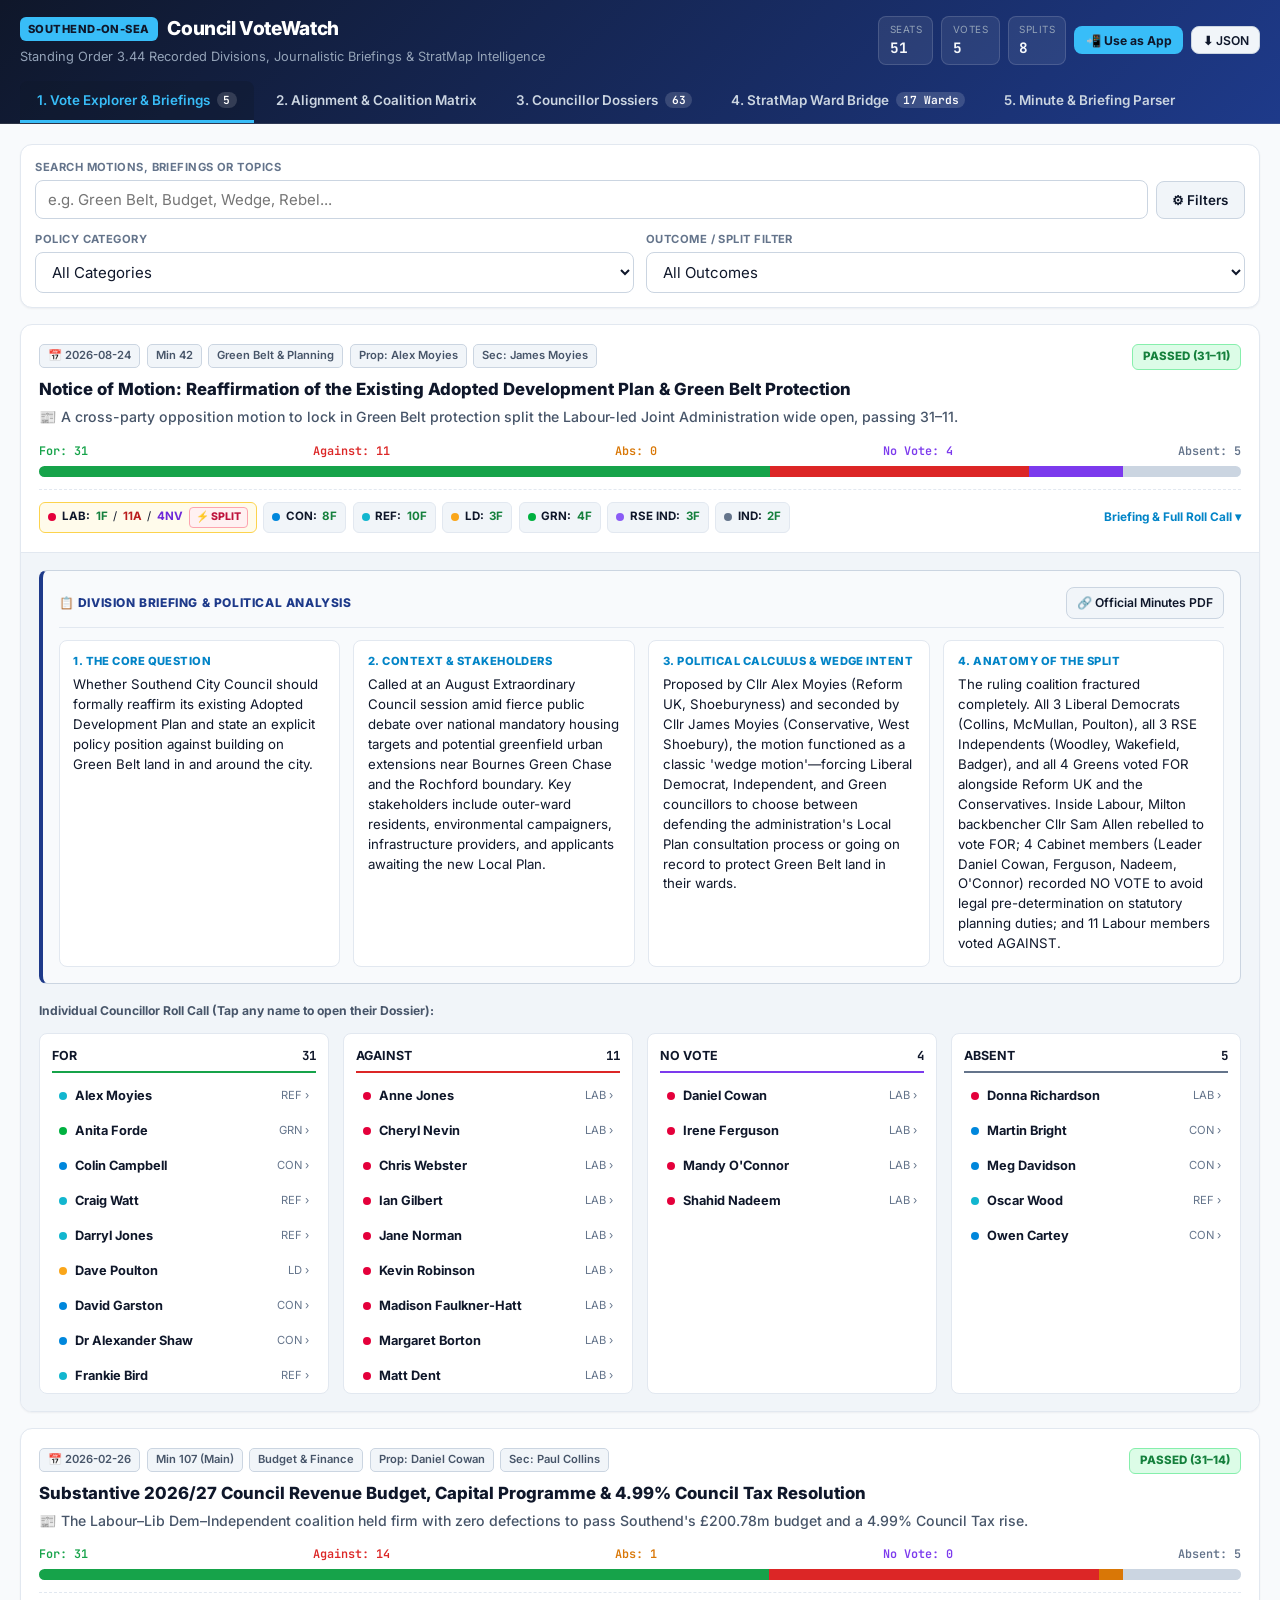
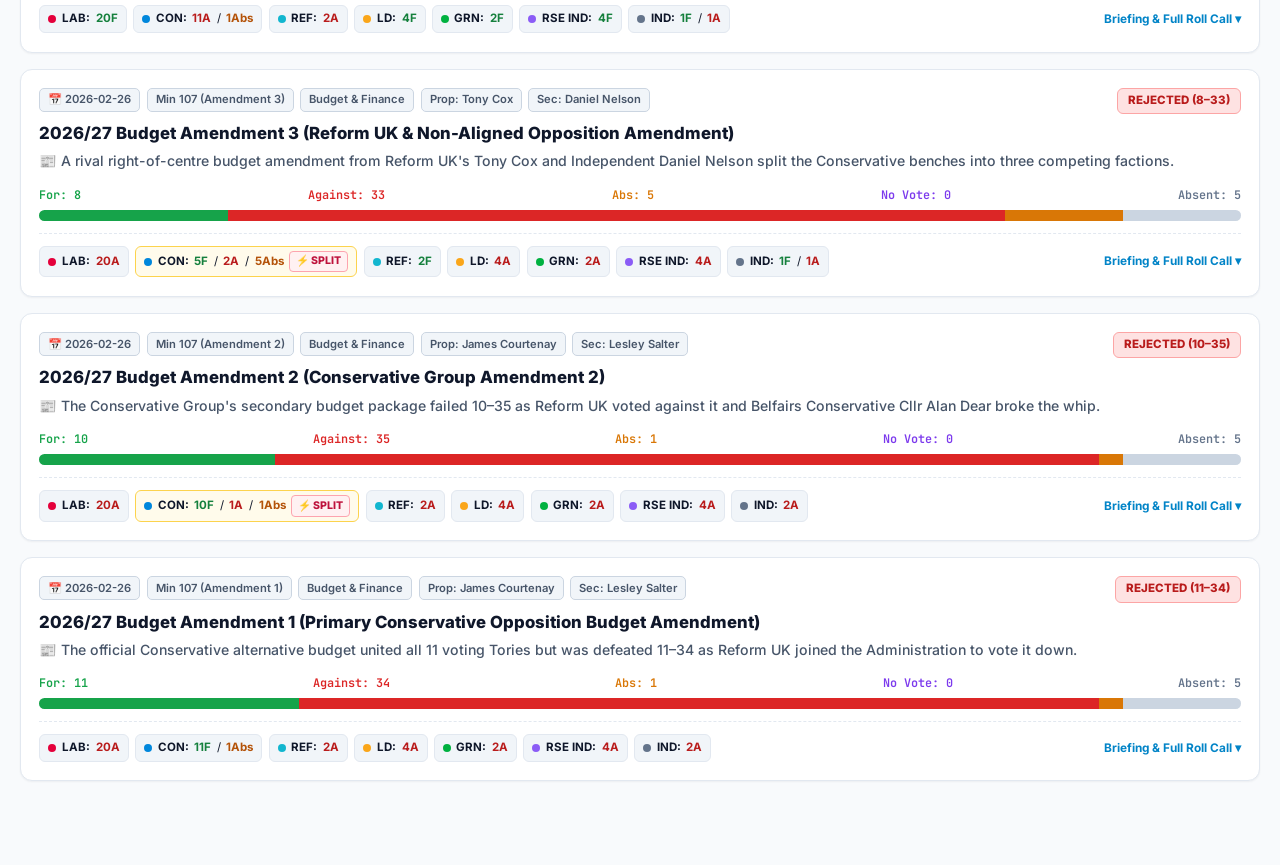
<file: index.html>
<!DOCTYPE html>
<html lang="en-GB">
<head>
  <meta charset="UTF-8" />
  <meta name="viewport" content="width=device-width, initial-scale=1.0, maximum-scale=1.0, user-scalable=no, viewport-fit=cover" />
  <title>Southend Council VoteWatch</title>

  <!-- PWA & Standalone Mobile Meta Tags -->
  <link rel="manifest" href="./manifest.json" />
  <meta name="theme-color" content="#0f172a" />
  <meta name="mobile-web-app-capable" content="yes" />
  <meta name="apple-mobile-web-app-capable" content="yes" />
  <meta name="apple-mobile-web-app-status-bar-style" content="black-translucent" />
  <meta name="apple-mobile-web-app-title" content="VoteWatch" />
  <link id="apple-touch-icon-link" rel="apple-touch-icon" href="" />

  <!-- Fonts -->
  <link rel="preconnect" href="https://fonts.googleapis.com">
  <link rel="preconnect" href="https://fonts.gstatic.com" crossorigin>
  <link href="https://fonts.googleapis.com/css2?family=Inter:wght@400;500;600;700;800&family=JetBrains+Mono:wght@400;500;600&display=swap" rel="stylesheet">

  <!-- PART 1 LINK: Modular Stylesheet -->
  <link rel="stylesheet" href="./styles.css" />
</head>
<body>

  <!-- OVER-THE-AIR (OTA) LIVE UPDATE TOAST BANNER -->
  <div class="update-toast" id="update-toast">
    <span>⚡ New council votes or app updates available</span>
    <button class="btn btn-install btn-sm" onclick="window.location.reload()">Tap to Refresh</button>
  </div>

  <!-- TOP CIVIC HEADER -->
  <header class="top-header">
    <div class="header-inner">
      <div class="header-top-row">
        <div>
          <div class="brand-title">
            <span class="brand-badge">Southend-on-Sea</span>
            <h1>Council VoteWatch</h1>
          </div>
          <p class="brand-subtitle">Standing Order 3.44 Recorded Divisions, Journalistic Briefings & StratMap Intelligence</p>
        </div>

        <div class="header-stats">
          <div class="stat-pill">
            <span class="label">Seats</span>
            <span class="val" id="stat-active-seats">51</span>
          </div>
          <div class="stat-pill">
            <span class="label">Votes</span>
            <span class="val" id="stat-total-motions">5</span>
          </div>
          <div class="stat-pill hide-mobile">
            <span class="label">Splits</span>
            <span class="val" id="stat-rebel-count">0</span>
          </div>
          <button class="btn btn-install btn-sm" id="btn-install-app" onclick="handleInstallClick()">
            📲 Use as App
          </button>
          <button class="btn btn-secondary btn-sm" onclick="exportFullDatabase()" title="Download Full Database JSON">
            ⬇ JSON
          </button>
        </div>
      </div>

      <!-- DESKTOP NAVIGATION TABS (5 LENSES) -->
      <nav class="nav-tabs" role="tablist">
        <button class="nav-tab active" data-lens="motions" onclick="switchTab('motions')">
          1. Vote Explorer & Briefings <span class="tab-count" id="tab-count-motions">5</span>
        </button>
        <button class="nav-tab" data-lens="alignment" onclick="switchTab('alignment')">
          2. Alignment & Coalition Matrix
        </button>
        <button class="nav-tab" data-lens="dossiers" onclick="switchTab('dossiers')">
          3. Councillor Dossiers <span class="tab-count" id="tab-count-cllrs">63</span>
        </button>
        <button class="nav-tab" data-lens="stratmap" onclick="switchTab('stratmap')">
          4. StratMap Ward Bridge <span class="tab-count">17 Wards</span>
        </button>
        <button class="nav-tab" data-lens="parser" onclick="switchTab('parser')">
          5. Minute & Briefing Parser
        </button>
      </nav>
    </div>
  </header>

  <!-- MOBILE FIXED BOTTOM TAB BAR (5 LENSES) -->
  <nav class="mobile-bottom-nav" aria-label="Mobile Navigation">
    <button class="mob-nav-btn active" data-lens="motions" onclick="switchTab('motions')">
      <svg viewBox="0 0 24 24"><path d="M9 11l3 3L22 4"/><path d="M21 12v7a2 2 0 01-2 2H5a2 2 0 01-2-2V5a2 2 0 012-2h11"/></svg>
      <span>Briefings</span>
    </button>
    <button class="mob-nav-btn" data-lens="alignment" onclick="switchTab('alignment')">
      <svg viewBox="0 0 24 24"><rect x="3" y="3" width="7" height="7"/><rect x="14" y="3" width="7" height="7"/><rect x="14" y="14" width="7" height="7"/><rect x="3" y="14" width="7" height="7"/></svg>
      <span>Matrix</span>
    </button>
    <button class="mob-nav-btn" data-lens="dossiers" onclick="switchTab('dossiers', false)">
      <svg viewBox="0 0 24 24"><path d="M17 21v-2a4 4 0 00-4-4H5a4 4 0 00-4 4v2"/><circle cx="9" cy="7" r="4"/><path d="M23 21v-2a4 4 0 00-3-3.87"/><path d="M16 3.13a4 4 0 010 7.75"/></svg>
      <span>Cllrs</span>
    </button>
    <button class="mob-nav-btn" data-lens="stratmap" onclick="switchTab('stratmap')">
      <svg viewBox="0 0 24 24"><polygon points="1 6 1 22 8 18 16 22 23 18 23 2 16 6 8 2 1 6"/><line x1="8" y1="2" x2="8" y2="18"/><line x1="16" y1="6" x2="16" y2="22"/></svg>
      <span>StratMap</span>
    </button>
    <button class="mob-nav-btn" data-lens="parser" onclick="switchTab('parser')">
      <svg viewBox="0 0 24 24"><polyline points="16 18 22 12 16 6"/><polyline points="8 6 2 12 8 18"/></svg>
      <span>Parser</span>
    </button>
  </nav>

  <!-- MAIN WORKSPACE -->
  <main class="main-container">

    <!-- ==========================================
         LENS 1: VOTE EXPLORER & JOURNALISTIC BRIEFINGS
         ========================================== -->
    <section id="lens-motions" class="lens-section active">
      <div class="filter-bar">
        <div class="search-row-mobile">
          <div class="filter-group" style="flex: 2;">
            <label for="motion-search">Search Motions, Briefings or Topics</label>
            <input type="text" id="motion-search" placeholder="e.g. Green Belt, Budget, Wedge, Rebel..." oninput="renderMotions()" />
          </div>
          <button class="btn btn-secondary mobile-filter-toggle" onclick="toggleMobileFilters('motion-filters-collapse')">
            ⚙ Filters
          </button>
        </div>
        <div class="filter-collapsible" id="motion-filters-collapse">
          <div class="filter-group">
            <label for="motion-cat-filter">Policy Category</label>
            <select id="motion-cat-filter" onchange="renderMotions()">
              <option value="ALL">All Categories</option>
              <option value="Green Belt & Planning">Green Belt & Planning</option>
              <option value="Budget & Finance">Budget & Finance</option>
              <option value="Highways & Transport">Highways & Transport</option>
              <option value="Governance & Civic">Governance & Civic</option>
            </select>
          </div>
          <div class="filter-group">
            <label for="motion-outcome-filter">Outcome / Split Filter</label>
            <select id="motion-outcome-filter" onchange="renderMotions()">
              <option value="ALL">All Outcomes</option>
              <option value="Passed">Passed Only</option>
              <option value="Rejected">Rejected Only</option>
              <option value="REBEL">Has Party Split / Rebellion</option>
            </select>
          </div>
        </div>
      </div>

      <div id="motions-list-container"></div>
    </section>

    <!-- ==========================================
         LENS 2: ALIGNMENT, COALITION STRESS & REBELS
         ========================================== -->
    <section id="lens-alignment" class="lens-section">
      <!-- Coalition Cohesion & Stress Gauge -->
      <div id="coalition-stress-banner" style="margin-bottom: 1.1rem;"></div>

      <!-- Head-to-Head Dyad Comparator -->
      <div class="panel-card" style="margin-bottom: 1.1rem;">
        <h3>Head-to-Head Councillor Voting Comparator</h3>
        <p class="panel-subtitle">Compare any two councillors to calculate their voting agreement score across shared recorded divisions.</p>

        <div class="dyad-selector-box">
          <div>
            <label style="font-size:0.7rem; font-weight:700; text-transform:uppercase; color:var(--text-light);">Councillor A</label>
            <select id="dyad-cllr-a" onchange="renderDyadComparison()"></select>
          </div>
          <div style="font-weight:800; color:var(--text-light); text-align:center;">VS</div>
          <div>
            <label style="font-size:0.7rem; font-weight:700; text-transform:uppercase; color:var(--text-light);">Councillor B</label>
            <select id="dyad-cllr-b" onchange="renderDyadComparison()"></select>
          </div>
        </div>

        <div id="dyad-results-container"></div>
      </div>

      <div class="grid-2col">
        <div class="panel-card">
          <h3>Party Whip Deviations & Rebel Tracker</h3>
          <p class="panel-subtitle">Councillors who voted against their own political group's plurality on a recorded division.</p>
          <div class="matrix-table-wrap">
            <table class="data-table" id="rebel-leaderboard-table">
              <thead>
                <tr>
                  <th>Councillor</th>
                  <th>Group</th>
                  <th>Loyalty</th>
                  <th>Rebellions</th>
                  <th>Division</th>
                </tr>
              </thead>
              <tbody></tbody>
            </table>
          </div>
        </div>

        <div class="panel-card">
          <h3>Inter-Party Cohesion Matrix</h3>
          <p class="panel-subtitle">How often the majority of each political group voted the same way.</p>
          <div class="matrix-table-wrap" id="party-matrix-container"></div>
        </div>
      </div>
    </section>

    <!-- ==========================================
         LENS 3: COUNCILLOR DOSSIERS
         ========================================== -->
    <section id="lens-dossiers" class="lens-section">
      <div class="filter-bar" id="dossiers-filter-bar">
        <div class="search-row-mobile">
          <div class="filter-group" style="flex: 2;">
            <label for="cllr-search">Find Councillor by Name or Ward</label>
            <input type="text" id="cllr-search" placeholder="e.g. Cowan, Courtenay, Cox, Milton, Leigh..." oninput="renderCllrDirectory()" />
          </div>
          <button class="btn btn-secondary mobile-filter-toggle" onclick="toggleMobileFilters('cllr-filters-collapse')">
            ⚙ Group
          </button>
        </div>
        <div class="filter-collapsible" id="cllr-filters-collapse">
          <div class="filter-group">
            <label for="cllr-party-filter">Political Group</label>
            <select id="cllr-party-filter" onchange="renderCllrDirectory()">
              <option value="ALL">All Political Groups</option>
              <option value="Labour Group">Labour Group (17)</option>
              <option value="Conservative Group">Conservative Group (11 active)</option>
              <option value="Reform UK Group">Reform UK Group (11)</option>
              <option value="Liberal Democrat Group">Liberal Democrat Group (3 active)</option>
              <option value="Green Group">Green Group (4)</option>
              <option value="Rochford & Southend East Independents Group">RSE Independents Group (3 active)</option>
              <option value="Not Aligned">Non-Aligned Independents (2 active)</option>
            </select>
          </div>
          <div class="filter-group">
            <label for="cllr-status-filter">Cohort Status</label>
            <select id="cllr-status-filter" onchange="renderCllrDirectory()">
              <option value="ALL">All Councillors (63)</option>
              <option value="CURRENT">Current 2026/27 Chamber (51)</option>
              <option value="former">Former 2024–26 Alumni (12)</option>
            </select>
          </div>
        </div>
      </div>

      <div class="cllr-layout" id="cllr-master-detail-wrap">
        <div class="cllr-list-Pane" id="cllr-directory-list"></div>
        <div>
          <div class="mobile-back-bar">
            <button class="btn btn-secondary" style="width:100%; justify-content:flex-start;" onclick="closeMobileDossier()">
              ← Back to All Councillors Directory
            </button>
          </div>
          <div class="panel-card" id="cllr-dossier-detail"></div>
        </div>
      </div>
    </section>

    <!-- ==========================================
         LENS 4: STRATMAP WARD VULNERABILITY BRIDGE
         ========================================== -->
    <section id="lens-stratmap" class="lens-section">
      <div class="filter-bar">
        <div class="filter-group">
          <label for="stratmap-ward-filter">Filter by Electoral Ward</label>
          <select id="stratmap-ward-filter" onchange="renderStratMapCards()"></select>
        </div>
        <div class="filter-group">
          <label for="stratmap-year-filter">Strategic Vulnerability Filter</label>
          <select id="stratmap-year-filter" onchange="renderStratMapCards()">
            <option value="ALL">All 17 Wards</option>
            <option value="VOTE_CLASH">⚡ Intra-Ward Councillor Vote Clash (Wedge Wards)</option>
            <option value="SPLIT_PARTY">Split-Party Representation Wards</option>
          </select>
        </div>
        <div style="align-self:flex-end;">
          <button class="btn btn-primary" onclick="exportStratMapJSON()">
            🗺 Export StratMap Ward Layer (.json)
          </button>
        </div>
      </div>

      <div class="stratmap-grid" id="stratmap-grid-container"></div>
    </section>

    <!-- ==========================================
         LENS 5: MINUTE PARSER & WEB-SEARCH BRIEFING GENERATOR
         ========================================== -->
    <section id="lens-parser" class="lens-section">
      <div class="parser-grid">
        <!-- Left Column: Raw Minutes & Automated Web-Search Briefing Controls -->
        <div class="panel-card">
          <h3>Southend Minute-to-JSON & Briefing Parser</h3>
          <p class="panel-subtitle">Paste raw division minutes to verify counts and generate the 4-part journalistic briefing.</p>

          <div style="display:flex; gap:0.5rem; flex-wrap:wrap; margin-bottom:0.9rem;">
            <button class="btn btn-secondary btn-sm" onclick="loadParserPreset('greenbelt')">
              📋 Sample 1: Aug 2026 Green Belt
            </button>
            <button class="btn btn-secondary btn-sm" onclick="loadParserPreset('simulated')">
              📋 Sample 2: Typo Resolver Demo
            </button>
          </div>

          <div style="display:grid; grid-template-columns: 1fr 1fr; gap:0.65rem; margin-bottom:0.65rem;">
            <div>
              <label style="font-size:0.7rem; font-weight:700; text-transform:uppercase; color:var(--text-light);">Meeting Date</label>
              <input type="date" id="parse-date" value="2026-10-15" onchange="runMinuteParser(false)" />
            </div>
            <div>
              <label style="font-size:0.7rem; font-weight:700; text-transform:uppercase; color:var(--text-light);">Minute Ref</label>
              <input type="text" id="parse-minref" value="58" oninput="runMinuteParser(false)" />
            </div>
          </div>

          <div style="margin-bottom:0.65rem;">
            <label style="font-size:0.7rem; font-weight:700; text-transform:uppercase; color:var(--text-light);">Motion / Amendment Title</label>
            <input type="text" id="parse-title" placeholder="e.g. Notice of Motion: Seafront Parking Review" oninput="runMinuteParser(false)" />
          </div>

          <div style="display:grid; grid-template-columns: 1fr 1fr; gap:0.65rem; margin-bottom:0.65rem;">
            <div>
              <label style="font-size:0.7rem; font-weight:700; text-transform:uppercase; color:var(--text-light);">Category</label>
              <select id="parse-category" onchange="runMinuteParser(false)">
                <option value="Green Belt & Planning">Green Belt & Planning</option>
                <option value="Budget & Finance">Budget & Finance</option>
                <option value="Highways & Transport">Highways & Transport</option>
                <option value="Governance & Civic">Governance & Civic</option>
              </select>
            </div>
            <div>
              <label style="font-size:0.7rem; font-weight:700; text-transform:uppercase; color:var(--text-light);">Outcome</label>
              <select id="parse-outcome" onchange="runMinuteParser(false)">
                <option value="Passed">Passed</option>
                <option value="Rejected">Rejected</option>
              </select>
            </div>
          </div>

          <div style="margin-bottom:0.8rem;">
            <label style="font-size:0.7rem; font-weight:700; text-transform:uppercase; color:var(--text-light);">Raw Minutes Text (Paste from Modern.Gov)</label>
            <textarea id="parse-raw-text" rows="6" placeholder="For: Councillors S W Allen, S Allen... (31)" oninput="runMinuteParser(true)"></textarea>
          </div>

          <!-- Web-Search AI Briefing Generator Box -->
          <div class="ai-research-box">
            <div style="font-weight:800; font-size:0.78rem; color:var(--primary); text-transform:uppercase; margin-bottom:0.35rem;">
              🔎 Automated Web-Search Briefing Generator
            </div>
            <p style="font-size:0.76rem; color:var(--text-muted); margin-bottom:0.6rem;">
              Combines the exact mathematical rebel/split counts from your pasted minutes with live Google Search grounding (or copies a ready-made research prompt for chat).
            </p>
            <div style="margin-bottom:0.55rem;">
              <input type="password" id="gemini-api-key" placeholder="Optional: Paste Gemini API Key for 1-click live Google Search grounding" />
            </div>
            <div style="display:flex; gap:0.5rem; flex-wrap:wrap;">
              <button class="btn btn-accent btn-sm" onclick="generateBriefingWithWebSearch()">
                🌐 Auto-Research via Web Search
              </button>
              <button class="btn btn-secondary btn-sm" onclick="copyWebResearchPrompt()">
                📋 Copy Research Prompt (Zero Key)
              </button>
            </div>
            <div id="ai-briefing-status" style="margin-top:0.5rem; font-size:0.76rem;"></div>
          </div>

          <!-- 4-Part Journalistic Briefing Editor Fields -->
          <div style="display:flex; flex-direction:column; gap:0.55rem; margin-bottom:0.85rem;">
            <div>
              <label style="font-size:0.68rem; font-weight:700; text-transform:uppercase; color:var(--text-light);">Headline Hook (1-Sentence Summary)</label>
              <input type="text" id="parse-headline" oninput="runMinuteParser(false)" />
            </div>
            <div>
              <label style="font-size:0.68rem; font-weight:700; text-transform:uppercase; color:var(--text-light);">1. The Core Question</label>
              <textarea id="parse-core-q" rows="2" oninput="runMinuteParser(false)"></textarea>
            </div>
            <div>
              <label style="font-size:0.68rem; font-weight:700; text-transform:uppercase; color:var(--text-light);">2. Context & Stakeholders</label>
              <textarea id="parse-context" rows="2" oninput="runMinuteParser(false)"></textarea>
            </div>
            <div>
              <label style="font-size:0.68rem; font-weight:700; text-transform:uppercase; color:var(--text-light);">3. Political Calculus & Wedge Intent</label>
              <textarea id="parse-calculus" rows="2" oninput="runMinuteParser(false)"></textarea>
            </div>
            <div>
              <label style="font-size:0.68rem; font-weight:700; text-transform:uppercase; color:var(--text-light);">4. Anatomy of the Split</label>
              <textarea id="parse-split" rows="2" oninput="runMinuteParser(false)"></textarea>
            </div>
          </div>

          <div style="display:flex; gap:0.6rem; flex-wrap:wrap;">
            <button class="btn btn-primary" onclick="runMinuteParser(false)">⚙ Validate Counts</button>
            <button class="btn btn-success" id="btn-save-parsed" onclick="saveParsedMotionToApp()" disabled>✓ Save Division & Briefing to App</button>
          </div>
        </div>

        <!-- Right Column: Checksum Diagnostics & JSON Output -->
        <div class="panel-card">
          <h3>Live Checksum & JSON Output</h3>
          <p class="panel-subtitle">Verifies matched councillor IDs against the clerk's headcount.</p>
          <div id="parser-diagnostics-box" style="margin-bottom: 0.9rem;"></div>
          <div id="parser-unmatched-box"></div>
          <div style="display:flex; justify-content:space-between; align-items:center; margin-bottom:0.4rem;">
            <label style="font-size:0.7rem; font-weight:700; text-transform:uppercase; color:var(--text-light);">Generated Motion + Briefing JSON</label>
            <button class="btn btn-secondary btn-sm" onclick="copyParsedJson()">Copy JSON</button>
          </div>
          <pre class="code-preview" id="parser-json-preview">// Tap a sample button or paste minutes to generate JSON...</pre>
        </div>
      </div>
    </section>

  </main>

  <!-- INSTALL AS STANDALONE APP SHEET (iOS & Android) -->
  <div class="modal-backdrop" id="install-modal" onclick="if(event.target===this)this.classList.remove('open')">
    <div class="install-sheet">
      <div style="display:flex; justify-content:space-between; align-items:center; margin-bottom:0.75rem;">
        <h3 style="font-size:1.05rem; font-weight:800;">Install Southend VoteWatch App</h3>
        <button class="btn btn-secondary btn-sm" onclick="document.getElementById('install-modal').classList.remove('open')">✕</button>
      </div>
      <p style="font-size:0.84rem; color:var(--text-muted); margin-bottom:1rem;">
        Add VoteWatch to your phone's Home Screen to launch it full-screen with its own icon—and receive new voting records automatically over the air.
      </p>
      <div style="background:var(--surface-alt); border:1px solid var(--border); border-radius:10px; padding:0.9rem; margin-bottom:0.75rem;">
        <div style="font-weight:700; font-size:0.84rem; margin-bottom:0.35rem;">🍏 On iPhone / iPad (Safari):</div>
        <ol style="padding-left:1.2rem; font-size:0.82rem; color:var(--text-muted); line-height:1.6;">
          <li>Tap the <strong>Share</strong> icon (square with upward arrow) at the bottom of Safari.</li>
          <li>Scroll down and tap <strong>Add to Home Screen</strong>, then tap <strong>Add</strong>.</li>
        </ol>
      </div>
      <div style="background:var(--surface-alt); border:1px solid var(--border); border-radius:10px; padding:0.9rem;">
        <div style="font-weight:700; font-size:0.84rem; margin-bottom:0.35rem;">🤖 On Android (Chrome / Samsung):</div>
        <ol style="padding-left:1.2rem; font-size:0.82rem; color:var(--text-muted); line-height:1.6;">
          <li>Tap the <strong>3-dot menu (⋮)</strong> in the browser corner.</li>
          <li>Tap <strong>Install app</strong> or <strong>Add to Home screen</strong>.</li>
        </ol>
      </div>
    </div>
  </div>

  <!-- PART 2 & PART 3 LINKS: Modular Data & Application Engine -->
  <script src="./data.js"></script>
  <script src="./app.js"></script>
</body>
</html>
</file>
<file: styles.css>
/* =========================================================================
   SOUTHEND COUNCIL VOTEWATCH — MODULAR STYLESHEET (styles.css)
   Includes Desktop, Mobile PWA Standalone, Journalistic Briefings & StratMap
   ========================================================================= */

:root {
  --bg: #f8fafc;
  --surface: #ffffff;
  --surface-alt: #f1f5f9;
  --border: #e2e8f0;
  --border-strong: #cbd5e1;
  --text: #0f172a;
  --text-muted: #475569;
  --text-light: #64748b;
  --primary: #1e3a8a;
  --primary-light: #eff6ff;
  --accent: #0284c7;

  /* Vote State Colours */
  --vote-for: #16a34a;
  --vote-for-bg: #dcfce7;
  --vote-against: #dc2626;
  --vote-against-bg: #fee2e2;
  --vote-abstain: #d97706;
  --vote-abstain-bg: #fef3c7;
  --vote-novote: #7c3aed;
  --vote-novote-bg: #ede9fe;
  --vote-absent: #64748b;
  --vote-absent-bg: #f1f5f9;

  /* Political Party Colours */
  --party-lab: #e4003b;
  --party-con: #0087dc;
  --party-ref: #12b6cf;
  --party-ld: #faa61a;
  --party-grn: #00b140;
  --party-ind: #8b5cf6;
  --party-non: #64748b;

  --radius: 12px;
  --shadow-sm: 0 1px 2px 0 rgba(15, 23, 42, 0.05);
  --shadow: 0 4px 12px -2px rgba(15, 23, 42, 0.08);
}

* {
  box-sizing: border-box;
  margin: 0;
  padding: 0;
  -webkit-tap-highlight-color: transparent;
}

body {
  font-family: 'Inter', -apple-system, BlinkMacSystemFont, sans-serif;
  background-color: var(--bg);
  color: var(--text);
  line-height: 1.55;
  font-size: 14px;
  -webkit-font-smoothing: antialiased;
  padding-bottom: env(safe-area-inset-bottom);
}

/* Over-the-Air (OTA) Live Update Toast Banner */
.update-toast {
  display: none;
  position: fixed;
  top: calc(0.75rem + env(safe-area-inset-top));
  left: 50%;
  transform: translateX(-50%);
  background: #0f172a;
  color: #f8fafc;
  border: 1px solid #38bdf8;
  box-shadow: 0 10px 25px -5px rgba(0, 0, 0, 0.35);
  padding: 0.65rem 1rem;
  border-radius: 999px;
  z-index: 999;
  align-items: center;
  gap: 0.75rem;
  font-size: 0.82rem;
  font-weight: 600;
}
.update-toast.show {
  display: inline-flex;
}

/* Top Header & Safe Area Support */
.top-header {
  background: linear-gradient(135deg, #0f172a 0%, #1e3a8a 100%);
  color: #ffffff;
  padding: calc(0.9rem + env(safe-area-inset-top)) 1.25rem 0 1.25rem;
  border-bottom: 1px solid rgba(255, 255, 255, 0.12);
  position: sticky;
  top: 0;
  z-index: 40;
}

.header-inner {
  max-width: 1400px;
  margin: 0 auto;
}

.header-top-row {
  display: flex;
  justify-content: space-between;
  align-items: center;
  flex-wrap: wrap;
  gap: 0.75rem;
  padding-bottom: 0.9rem;
}

.brand-title {
  display: flex;
  align-items: center;
  gap: 0.6rem;
  flex-wrap: wrap;
}

.brand-badge {
  background: #38bdf8;
  color: #0f172a;
  font-weight: 800;
  font-size: 0.7rem;
  padding: 0.2rem 0.5rem;
  border-radius: 6px;
  letter-spacing: 0.04em;
  text-transform: uppercase;
}

.brand-title h1 {
  font-size: 1.2rem;
  font-weight: 800;
  letter-spacing: -0.02em;
}

.brand-subtitle {
  color: #94a3b8;
  font-size: 0.8rem;
  margin-top: 0.15rem;
}

.header-stats {
  display: flex;
  gap: 0.5rem;
  flex-wrap: wrap;
  align-items: center;
}

.stat-pill {
  background: rgba(255, 255, 255, 0.08);
  border: 1px solid rgba(255, 255, 255, 0.14);
  padding: 0.3rem 0.65rem;
  border-radius: 8px;
  display: flex;
  flex-direction: column;
}

.stat-pill span.label {
  font-size: 0.62rem;
  text-transform: uppercase;
  letter-spacing: 0.05em;
  color: #94a3b8;
}

.stat-pill span.val {
  font-size: 0.9rem;
  font-weight: 700;
  color: #f8fafc;
  font-family: 'JetBrains Mono', monospace;
}

/* Desktop Navigation Tabs */
.nav-tabs {
  display: flex;
  gap: 0.35rem;
  overflow-x: auto;
  scrollbar-width: none;
}
.nav-tabs::-webkit-scrollbar {
  display: none;
}

.nav-tab {
  background: transparent;
  color: #cbd5e1;
  border: none;
  padding: 0.7rem 1.05rem;
  font-size: 0.84rem;
  font-weight: 600;
  cursor: pointer;
  border-bottom: 3px solid transparent;
  transition: all 0.15s ease;
  display: flex;
  align-items: center;
  gap: 0.45rem;
  white-space: nowrap;
  font-family: inherit;
}

.nav-tab:hover {
  color: #ffffff;
  background: rgba(255, 255, 255, 0.05);
  border-radius: 8px 8px 0 0;
}

.nav-tab.active {
  color: #38bdf8;
  border-bottom-color: #38bdf8;
  background: rgba(15, 23, 42, 0.35);
  border-radius: 8px 8px 0 0;
}

.tab-count {
  background: rgba(255, 255, 255, 0.15);
  color: #fff;
  font-size: 0.7rem;
  padding: 0.08rem 0.4rem;
  border-radius: 999px;
  font-family: 'JetBrains Mono', monospace;
}

/* Mobile Fixed Bottom Navigation Bar */
.mobile-bottom-nav {
  display: none;
  position: fixed;
  bottom: 0;
  left: 0;
  right: 0;
  background: rgba(15, 23, 42, 0.97);
  backdrop-filter: blur(12px);
  -webkit-backdrop-filter: blur(12px);
  border-top: 1px solid rgba(255, 255, 255, 0.12);
  padding: 0.35rem 0.35rem calc(0.35rem + env(safe-area-inset-bottom)) 0.35rem;
  z-index: 50;
  justify-content: space-around;
}

.mob-nav-btn {
  background: none;
  border: none;
  color: #94a3b8;
  display: flex;
  flex-direction: column;
  align-items: center;
  gap: 0.18rem;
  font-size: 0.65rem;
  font-weight: 600;
  padding: 0.35rem 0.55rem;
  border-radius: 8px;
  font-family: inherit;
  cursor: pointer;
}

.mob-nav-btn svg {
  width: 19px;
  height: 19px;
  stroke: currentColor;
  stroke-width: 2;
  fill: none;
}

.mob-nav-btn.active {
  color: #38bdf8;
  background: rgba(56, 189, 248, 0.12);
}

/* Main Container */
.main-container {
  max-width: 1400px;
  margin: 1.25rem auto;
  padding: 0 1.25rem 3rem;
}

.lens-section {
  display: none;
}
.lens-section.active {
  display: block;
}

/* Filter Bar & Collapsible Mobile Filters */
.filter-bar {
  background: var(--surface);
  border: 1px solid var(--border);
  border-radius: var(--radius);
  padding: 0.9rem;
  margin-bottom: 1rem;
  display: flex;
  flex-wrap: wrap;
  gap: 0.75rem;
  align-items: center;
  box-shadow: var(--shadow-sm);
}

.search-row-mobile {
  display: flex;
  gap: 0.5rem;
  width: 100%;
  align-items: flex-end;
}

.mobile-filter-toggle {
  display: none;
  white-space: nowrap;
  height: 38px;
}

.filter-collapsible {
  display: flex;
  flex-wrap: wrap;
  gap: 0.75rem;
  width: 100%;
}

.filter-group {
  display: flex;
  flex-direction: column;
  gap: 0.25rem;
  flex: 1;
  min-width: 170px;
}

.filter-group label {
  font-size: 0.7rem;
  font-weight: 700;
  text-transform: uppercase;
  color: var(--text-light);
  letter-spacing: 0.04em;
}

input[type="text"],
input[type="password"],
input[type="date"],
select,
textarea {
  width: 100%;
  padding: 0.55rem 0.75rem;
  border: 1px solid var(--border-strong);
  border-radius: 8px;
  font-size: 15px;
  font-family: inherit;
  color: var(--text);
  background: #fff;
}

input:focus,
select:focus,
textarea:focus {
  outline: none;
  border-color: var(--accent);
  box-shadow: 0 0 0 3px rgba(2, 132, 199, 0.15);
}

/* Buttons */
.btn {
  display: inline-flex;
  align-items: center;
  justify-content: center;
  gap: 0.4rem;
  padding: 0.55rem 0.95rem;
  border-radius: 8px;
  font-weight: 600;
  font-size: 0.84rem;
  cursor: pointer;
  border: 1px solid transparent;
  transition: all 0.15s;
  font-family: inherit;
  text-decoration: none;
}

.btn:disabled {
  opacity: 0.5;
  cursor: not-allowed;
}

.btn-primary {
  background: var(--primary);
  color: #fff;
}
.btn-primary:hover:not(:disabled) {
  background: #172554;
}

.btn-secondary {
  background: var(--surface-alt);
  color: var(--text);
  border-color: var(--border-strong);
}
.btn-secondary:hover:not(:disabled) {
  background: #e2e8f0;
}

.btn-success {
  background: #16a34a;
  color: #fff;
}
.btn-accent {
  background: #0284c7;
  color: #fff;
}
.btn-install {
  background: #38bdf8;
  color: #0f172a;
  font-weight: 700;
}
.btn-sm {
  padding: 0.35rem 0.65rem;
  font-size: 0.76rem;
}

/* Party Badges & Vote Pills */
.party-badge {
  display: inline-flex;
  align-items: center;
  gap: 0.35rem;
  padding: 0.18rem 0.55rem;
  border-radius: 999px;
  font-size: 0.7rem;
  font-weight: 700;
  color: #fff;
  white-space: nowrap;
}

.party-dot {
  width: 8px;
  height: 8px;
  border-radius: 50%;
  display: inline-block;
  flex-shrink: 0;
}

.bg-lab { background-color: var(--party-lab); }
.bg-con { background-color: var(--party-con); }
.bg-ref { background-color: var(--party-ref); color: #082f49; }
.bg-ld  { background-color: var(--party-ld); color: #0f172a; }
.bg-grn { background-color: var(--party-grn); }
.bg-ind { background-color: var(--party-ind); }
.bg-non { background-color: var(--party-non); }

.vote-pill {
  display: inline-flex;
  align-items: center;
  padding: 0.2rem 0.5rem;
  border-radius: 6px;
  font-size: 0.72rem;
  font-weight: 700;
  text-transform: uppercase;
  font-family: 'JetBrains Mono', monospace;
}
.vote-for { background: var(--vote-for-bg); color: #166534; border: 1px solid #86efac; }
.vote-against { background: var(--vote-against-bg); color: #991b1b; border: 1px solid #fca5a5; }
.vote-abstain { background: var(--vote-abstain-bg); color: #92400e; border: 1px solid #fde68a; }
.vote-no_vote { background: var(--vote-novote-bg); color: #5b21b6; border: 1px solid #ddd6fe; }
.vote-absent { background: var(--vote-absent-bg); color: #475569; border: 1px solid #cbd5e1; }

.rebel-tag {
  background: #fff1f2;
  color: #be123c;
  border: 1px solid #fda4af;
  font-size: 0.66rem;
  font-weight: 800;
  padding: 0.1rem 0.38rem;
  border-radius: 4px;
  text-transform: uppercase;
  display: inline-flex;
  align-items: center;
  gap: 0.2rem;
}

/* Motion Cards */
.motion-card {
  background: var(--surface);
  border: 1px solid var(--border);
  border-radius: var(--radius);
  margin-bottom: 1rem;
  box-shadow: var(--shadow-sm);
  overflow: hidden;
}

.motion-card-header {
  padding: 1.15rem;
  cursor: pointer;
}

.motion-meta-row {
  display: flex;
  justify-content: space-between;
  align-items: flex-start;
  flex-wrap: wrap;
  gap: 0.45rem;
  margin-bottom: 0.5rem;
}

.motion-tags {
  display: flex;
  align-items: center;
  gap: 0.4rem;
  flex-wrap: wrap;
}

.tag-badge {
  background: var(--surface-alt);
  border: 1px solid var(--border-strong);
  color: var(--text-muted);
  font-size: 0.7rem;
  font-weight: 600;
  padding: 0.15rem 0.5rem;
  border-radius: 5px;
}

.outcome-badge {
  font-size: 0.72rem;
  font-weight: 800;
  padding: 0.2rem 0.6rem;
  border-radius: 6px;
  text-transform: uppercase;
  white-space: nowrap;
}
.outcome-passed { background: #dcfce7; color: #15803d; border: 1px solid #86efac; }
.outcome-rejected { background: #fee2e2; color: #b91c1c; border: 1px solid #fca5a5; }

.motion-title {
  font-size: 1.05rem;
  font-weight: 800;
  color: var(--text);
  margin-bottom: 0.35rem;
  line-height: 1.35;
}

.motion-headline-hook {
  color: var(--text-muted);
  font-size: 0.88rem;
  font-weight: 500;
  margin-bottom: 0.85rem;
}

/* =========================================================================
   NEW: 4-PART JOURNALISTIC "DIVISION BRIEFING" DISPATCH BOX
   ========================================================================= */
.briefing-dispatch {
  background: #f8fafc;
  border: 1px solid var(--border-strong);
  border-left: 4px solid var(--primary);
  border-radius: 8px;
  padding: 1rem;
  margin-bottom: 1.1rem;
}

.briefing-dispatch-header {
  display: flex;
  justify-content: space-between;
  align-items: center;
  margin-bottom: 0.75rem;
  padding-bottom: 0.5rem;
  border-bottom: 1px solid var(--border);
}

.briefing-dispatch-title {
  font-size: 0.75rem;
  font-weight: 800;
  text-transform: uppercase;
  letter-spacing: 0.05em;
  color: var(--primary);
  display: flex;
  align-items: center;
  gap: 0.4rem;
}

.briefing-grid {
  display: grid;
  grid-template-columns: repeat(auto-fit, minmax(260px, 1fr));
  gap: 0.85rem;
}

.briefing-item {
  background: var(--surface);
  border: 1px solid var(--border);
  border-radius: 8px;
  padding: 0.75rem 0.85rem;
}

.briefing-item-label {
  font-size: 0.7rem;
  font-weight: 800;
  text-transform: uppercase;
  letter-spacing: 0.04em;
  color: var(--accent);
  margin-bottom: 0.3rem;
  display: flex;
  align-items: center;
  gap: 0.35rem;
}

.briefing-item-text {
  font-size: 0.83rem;
  color: var(--text);
  line-height: 1.5;
}

/* Proportional Vote Bar */
.vote-bar-wrap {
  margin: 0.65rem 0;
}

.vote-bar-labels {
  display: flex;
  justify-content: space-between;
  flex-wrap: wrap;
  gap: 0.4rem;
  font-size: 0.74rem;
  font-weight: 600;
  margin-bottom: 0.35rem;
  font-family: 'JetBrains Mono', monospace;
}

.vote-bar-track {
  height: 11px;
  width: 100%;
  background: var(--surface-alt);
  border-radius: 999px;
  overflow: hidden;
  display: flex;
}

.bar-seg-for { background: var(--vote-for); }
.bar-seg-against { background: var(--vote-against); }
.bar-seg-abstain { background: var(--vote-abstain); }
.bar-seg-no_vote { background: var(--vote-novote); }
.bar-seg-absent { background: #cbd5e1; }

.party-splits-grid {
  display: flex;
  flex-wrap: wrap;
  gap: 0.4rem;
  margin-top: 0.75rem;
  padding-top: 0.75rem;
  border-top: 1px dashed var(--border);
}

.party-split-pill {
  background: var(--surface-alt);
  border: 1px solid var(--border);
  border-radius: 6px;
  padding: 0.25rem 0.5rem;
  font-size: 0.72rem;
  display: flex;
  align-items: center;
  gap: 0.35rem;
}
.party-split-pill.split-alert {
  background: #fffbeb;
  border-color: #fcd34d;
}

/* Expanded Motion Details */
.motion-details {
  display: none;
  background: #f1f5f9;
  border-top: 1px solid var(--border);
  padding: 1.1rem;
}
.motion-card.expanded .motion-details {
  display: block;
}

.division-columns {
  display: grid;
  grid-template-columns: repeat(auto-fit, minmax(210px, 1fr));
  gap: 0.85rem;
  margin-top: 0.75rem;
}

.division-col {
  background: var(--surface);
  border: 1px solid var(--border);
  border-radius: 8px;
  padding: 0.75rem;
}

.division-col h4 {
  font-size: 0.78rem;
  text-transform: uppercase;
  margin-bottom: 0.5rem;
  padding-bottom: 0.35rem;
  border-bottom: 2px solid var(--border);
  display: flex;
  justify-content: space-between;
}

.voter-list {
  list-style: none;
  display: flex;
  flex-direction: column;
  gap: 0.25rem;
  max-height: 300px;
  overflow-y: auto;
}

.voter-item {
  display: flex;
  justify-content: space-between;
  align-items: center;
  font-size: 0.8rem;
  padding: 0.35rem 0.45rem;
  border-radius: 6px;
  cursor: pointer;
}
.voter-item:hover,
.voter-item:active {
  background: var(--surface-alt);
}

/* Panels, Grids & Tables */
.grid-2col {
  display: grid;
  grid-template-columns: repeat(auto-fit, minmax(380px, 1fr));
  gap: 1.1rem;
  margin-bottom: 1.1rem;
}

.panel-card {
  background: var(--surface);
  border: 1px solid var(--border);
  border-radius: var(--radius);
  padding: 1.15rem;
  box-shadow: var(--shadow-sm);
}

.panel-card h3 {
  font-size: 0.98rem;
  font-weight: 700;
  margin-bottom: 0.25rem;
}

.panel-subtitle {
  font-size: 0.79rem;
  color: var(--text-muted);
  margin-bottom: 0.95rem;
}

.matrix-table-wrap {
  overflow-x: auto;
  -webkit-overflow-scrolling: touch;
}

table.data-table {
  width: 100%;
  border-collapse: collapse;
  font-size: 0.8rem;
}

table.data-table th,
table.data-table td {
  padding: 0.55rem 0.65rem;
  border-bottom: 1px solid var(--border);
  text-align: left;
}

table.data-table th {
  background: var(--surface-alt);
  font-weight: 700;
  font-size: 0.7rem;
  text-transform: uppercase;
  color: var(--text-muted);
  white-space: nowrap;
}

.heat-cell {
  font-family: 'JetBrains Mono', monospace;
  font-weight: 600;
  text-align: center !important;
}

/* Dyad Comparator & Coalition Stress Meter */
.dyad-selector-box {
  display: grid;
  grid-template-columns: 1fr auto 1fr;
  gap: 0.65rem;
  align-items: center;
  background: var(--surface-alt);
  padding: 0.9rem;
  border-radius: 8px;
  margin-bottom: 0.9rem;
}

.dyad-score-banner {
  display: flex;
  align-items: center;
  justify-content: space-between;
  background: var(--primary-light);
  border: 1px solid #bfdbfe;
  padding: 0.9rem 1.1rem;
  border-radius: 8px;
  margin-bottom: 0.9rem;
}

.dyad-big-pct {
  font-size: 1.8rem;
  font-weight: 800;
  color: var(--primary);
  font-family: 'JetBrains Mono', monospace;
}

/* =========================================================================
   NEW: STRATMAP WARD VULNERABILITY & DOORSTEP BRIEFING CARDS
   ========================================================================= */
.stratmap-grid {
  display: grid;
  grid-template-columns: repeat(auto-fill, minmax(310px, 1fr));
  gap: 1rem;
}

.ward-card {
  background: var(--surface);
  border: 1px solid var(--border);
  border-radius: var(--radius);
  padding: 1rem;
  box-shadow: var(--shadow-sm);
  display: flex;
  flex-direction: column;
  gap: 0.65rem;
}

.ward-card.high-tension {
  border-color: #f59e0b;
  background: linear-gradient(to bottom, #fffbeb 0%, #ffffff 45%);
}

.ward-header {
  display: flex;
  justify-content: space-between;
  align-items: center;
  border-bottom: 1px solid var(--border);
  padding-bottom: 0.5rem;
}

.ward-title {
  font-size: 0.96rem;
  font-weight: 800;
}

.ward-cllr-row {
  display: flex;
  justify-content: space-between;
  align-items: center;
  font-size: 0.8rem;
  padding: 0.3rem 0.45rem;
  background: var(--surface-alt);
  border-radius: 6px;
  cursor: pointer;
}

/* Councillor Dossiers (Master-Detail) */
.cllr-layout {
  display: grid;
  grid-template-columns: 350px 1fr;
  gap: 1.1rem;
  align-items: start;
}

.cllr-list-Pane {
  background: var(--surface);
  border: 1px solid var(--border);
  border-radius: var(--radius);
  max-height: 740px;
  overflow-y: auto;
  box-shadow: var(--shadow-sm);
}

.cllr-list-item {
  padding: 0.8rem 1rem;
  border-bottom: 1px solid var(--border);
  cursor: pointer;
  display: flex;
  justify-content: space-between;
  align-items: center;
}

.cllr-list-item.selected {
  background: var(--primary-light);
  border-left: 4px solid var(--primary);
}

.cllr-name-block .name { font-weight: 700; font-size: 0.88rem; }
.cllr-name-block .sub { font-size: 0.74rem; color: var(--text-light); }

.mobile-back-bar {
  display: none;
  margin-bottom: 0.85rem;
}

.dossier-header {
  display: flex;
  justify-content: space-between;
  align-items: flex-start;
  flex-wrap: wrap;
  gap: 0.75rem;
  padding-bottom: 1rem;
  border-bottom: 1px solid var(--border);
  margin-bottom: 1rem;
}

.kpi-grid {
  display: grid;
  grid-template-columns: repeat(2, 1fr);
  gap: 0.75rem;
  margin-bottom: 1.1rem;
}

@media (min-width: 640px) {
  .kpi-grid { grid-template-columns: repeat(4, 1fr); }
}

.kpi-box {
  background: var(--surface-alt);
  border: 1px solid var(--border);
  border-radius: 8px;
  padding: 0.75rem;
}
.kpi-box .kpi-label {
  font-size: 0.68rem;
  text-transform: uppercase;
  color: var(--text-light);
  font-weight: 700;
}
.kpi-box .kpi-val {
  font-size: 1.3rem;
  font-weight: 800;
  font-family: 'JetBrains Mono', monospace;
  margin-top: 0.15rem;
}

/* Parser & Web-Search AI Briefing Generator */
.parser-grid {
  display: grid;
  grid-template-columns: 1.08fr 0.92fr;
  gap: 1.1rem;
}

.ai-research-box {
  background: #f0f9ff;
  border: 1px solid #bae6fd;
  border-radius: 10px;
  padding: 0.9rem;
  margin-bottom: 0.9rem;
}

.checksum-row {
  display: flex;
  align-items: center;
  justify-content: space-between;
  padding: 0.45rem 0.7rem;
  border-radius: 6px;
  margin-bottom: 0.4rem;
  font-size: 0.8rem;
  font-weight: 600;
}
.checksum-ok { background: #dcfce7; color: #166534; border: 1px solid #86efac; }
.checksum-warn { background: #fef3c7; color: #92400e; border: 1px solid #fcd34d; }

.code-preview {
  background: #0f172a;
  color: #e2e8f0;
  font-family: 'JetBrains Mono', monospace;
  font-size: 0.73rem;
  padding: 0.9rem;
  border-radius: 8px;
  overflow-x: auto;
  max-height: 300px;
  white-space: pre-wrap;
  word-break: break-word;
}

.unmatched-card {
  background: #fffbeb;
  border: 1px solid #f59e0b;
  border-radius: 8px;
  padding: 0.8rem;
  margin-bottom: 0.9rem;
}

.status-pill {
  font-size: 0.66rem;
  padding: 0.1rem 0.42rem;
  border-radius: 4px;
  font-weight: 700;
  text-transform: uppercase;
}
.status-active { background: #dcfce7; color: #15803d; }
.status-vacating { background: #fef3c7; color: #b45309; }
.status-former { background: #e2e8f0; color: #475569; }

/* Install Modal Sheet */
.modal-backdrop {
  display: none;
  position: fixed;
  inset: 0;
  background: rgba(15, 23, 42, 0.65);
  z-index: 100;
  align-items: flex-end;
  justify-content: center;
  padding: 1rem;
}
.modal-backdrop.open { display: flex; }

.install-sheet {
  background: var(--surface);
  width: 100%;
  max-width: 440px;
  border-radius: 16px;
  padding: 1.35rem;
  box-shadow: 0 20px 25px -5px rgba(0, 0, 0, 0.25);
  margin-bottom: env(safe-area-inset-bottom);
}

/* Mobile Responsive Breakpoints */
@media (max-width: 820px) {
  body {
    padding-bottom: calc(74px + env(safe-area-inset-bottom));
  }
  .nav-tabs {
    display: none;
  }
  .mobile-bottom-nav {
    display: flex;
  }
  .brand-subtitle,
  .hide-mobile {
    display: none !important;
  }
  .main-container {
    margin: 0.85rem auto;
    padding: 0 0.85rem 2rem;
  }
  .mobile-filter-toggle {
    display: inline-flex;
  }
  .filter-collapsible {
    display: none;
    padding-top: 0.5rem;
    border-top: 1px solid var(--border);
  }
  .filter-collapsible.open {
    display: flex;
  }
  .grid-2col,
  .parser-grid,
  .dyad-selector-box,
  .briefing-grid {
    grid-template-columns: 1fr;
  }
  .cllr-layout {
    grid-template-columns: 1fr;
  }
  .cllr-layout.mobile-detail-active .cllr-list-Pane,
  .cllr-layout.mobile-detail-active #dossiers-filter-bar {
    display: none;
  }
  .cllr-layout:not(.mobile-detail-active) #cllr-dossier-detail {
    display: none;
  }
  .cllr-layout.mobile-detail-active .mobile-back-bar {
    display: block;
  }
  .cllr-list-Pane {
    max-height: none;
  }
}
</file>
